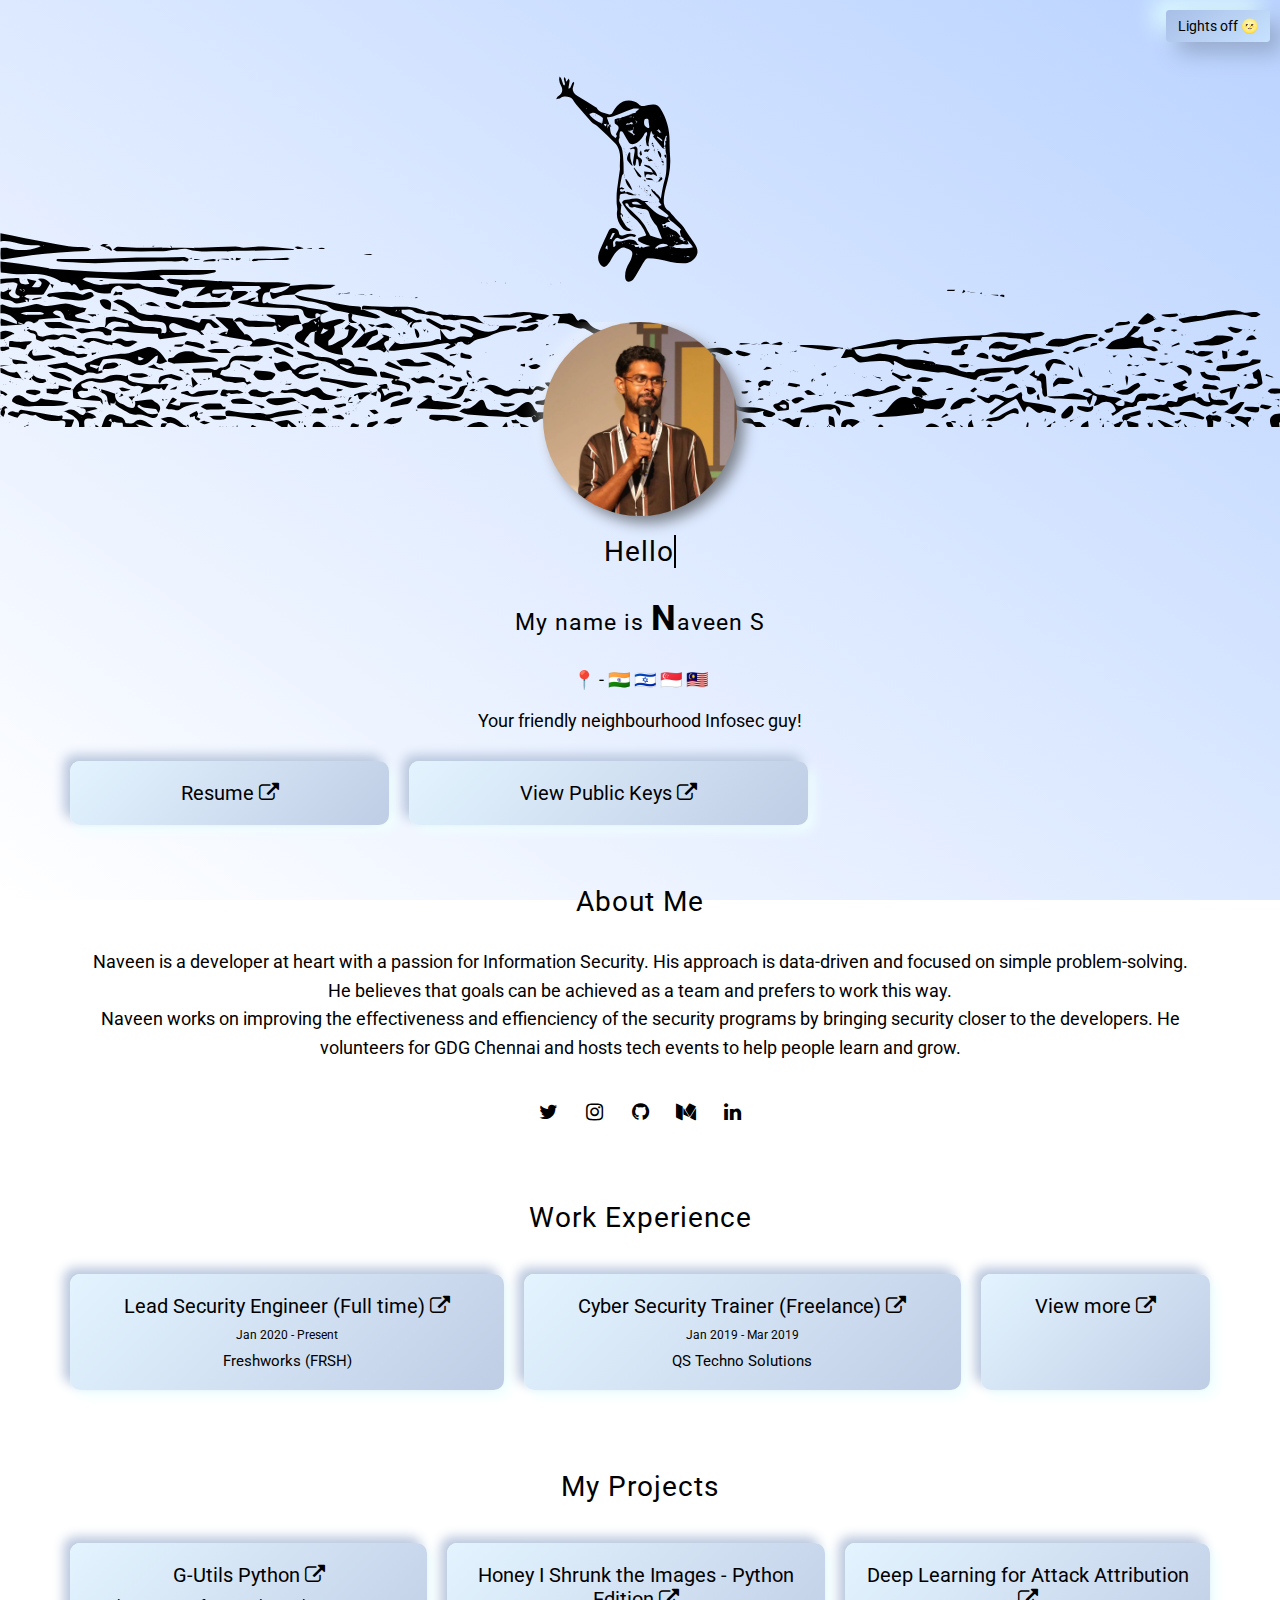
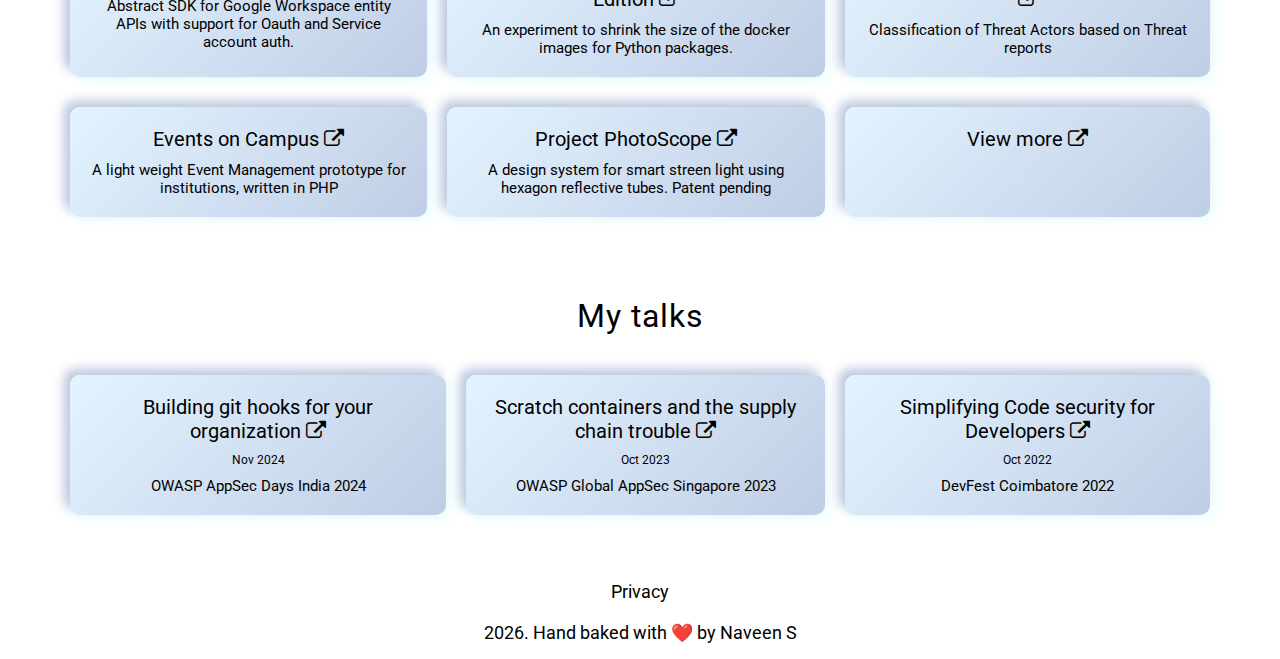
<file: index.html>
<!DOCTYPE HTML>
<html>

<head>
    <title>Naveen's Profile</title>
    <meta name="viewport" content="width=device-width, initial-scale=1">
    <meta charset="utf-8">
    <meta property="og:title" content="Naveen's Profile">
    <meta name="description"
        content="Naveen is a developer at heart and infosec by passion. Security Engineer @ Freshworks and volunteers for GDG and WTM Chennai.">
    <meta property="og:description"
        content="Naveen is a developer at heart and infosec by passion. Security Engineer @ Freshworks and volunteers for GDG and WTM Chennai.">
    <meta property="og:url" content="https://navs.page">
    <meta property="og:locale" content="en">
    <link rel="icon" type="image/x-icon" href="static/images/favicon-light.png" id="faviconTag">
    <link rel="preconnect" href="//ajax.googleapis.com" crossorigin>
    <link rel="preconnect" href="//stackpath.bootstrapcdn.com" crossorigin>
    <link rel="preconnect" href="//maxcdn.bootstrapcdn.com" crossorigin>
    <script defer src="//ajax.googleapis.com/ajax/libs/jquery/3.4.1/jquery.min.js"></script>
    <link href="//stackpath.bootstrapcdn.com/font-awesome/4.7.0/css/font-awesome.min.css" rel="stylesheet"
        integrity="sha384-wvfXpqpZZVQGK6TAh5PVlGOfQNHSoD2xbE+QkPxCAFlNEevoEH3Sl0sibVcOQVnN" crossorigin="anonymous">
    <link rel="stylesheet" href="//maxcdn.bootstrapcdn.com/bootstrap/3.4.1/css/bootstrap.min.css">
    <link href="themes/neodyn/css/master/neodyn.css" rel='stylesheet' type='text/css' />
    <link href="static/styles/grid.css" rel='stylesheet' type='text/css' />
    <link rel="preconnect" href="https://fonts.googleapis.com">
    <link rel="preconnect" href="https://fonts.gstatic.com" crossorigin>
    <link
        href="https://fonts.googleapis.com/css2?family=Roboto:ital,wght@0,100;0,300;0,400;0,500;0,700;0,900;1,100;1,300;1,400;1,500;1,700;1,900&display=swap"
        rel="stylesheet">
    <link rel="manifest" href="manifest.json">
    <script>
        if ("serviceWorker" in navigator) {
            window.addEventListener("load", function () {
                navigator.serviceWorker
                    .register("js/sw-config.js")
                    .then(res => console.log("service worker registered"))
                    .catch(err => console.log("service worker not registered", err));
            });
        }
    </script>
</head>

<body>
    <section class="main-section">
        <div id="banner" class="banner"></div>
        <button style="z-index:9; position: absolute; right:10px; top: 10px" id="mode-toggler" class="btn">Lights off
            🌝</button>
        <div class="container">
            <div class="ban-head">
                <img class="my-profile-pic" src="static/images/profile.webp"
                    onerror="this.onerror=null;this.src='static/images/profile-fallback.webp';"
                    alt="Profile picture of Naveen">

                <h2>
                    <div class="typewrite" data-period="2000"
                        data-type='[ "Hello there!", "നമസ്‌കാരം!", "வணக்கம்!", "नमस्ते!", "Bonjour!", "Hola!", "!שלום" ]'>
                        <span class="wrap"></span>
                    </div>
                </h2>
                <h3 class="spaced-title">My name is <span class="name-first-letter">N</span>aveen S</h3>
                <p style="padding-left: 20px; padding-right: 20px; padding-bottom: 20px;">📍 - 🇮🇳 🇮🇱 🇸🇬 🇲🇾</p>
                <p style="padding-left: 20px; padding-right: 20px;">Your friendly neighbourhood Infosec guy!</p>
            </div>

            <div class="quick-links">
                <div class="quick-link-grid">
                    <div class="quick-link-grid-item">
                        <a href="//resume.navs.page" rel="noopener noreferrer" target="_blank">
                            <h5 class="project-title">Resume <i class="fa fa-external-link"></i></h5>
                        </a>
                    </div>
                    <!--
                    <div class="quick-link-grid-item">
                        <a href="status/covid19-vaccination.html" rel="noopener noreferrer" target="_blank">
                            <h5 class="project-title">Covid19 Vaccination Status <i class="fa fa-external-link"></i></h5>
                        </a>
                    </div>
                    -->
                    <div class="quick-link-grid-item">
                        <a href="keys" rel="noopener noreferrer" target="_blank">
                            <h5 class="project-title">View Public Keys <i class="fa fa-external-link"></i></h5>
                        </a>
                    </div>
                </div>
            </div>

            <div class="about-me">
                <h3 class="spaced-title">About Me</h3>
                <p style="padding-left: 20px; padding-right: 20px; line-height: 1.6;">
                    Naveen is a developer at heart with a passion for Information Security. His approach is data-driven
                    and focused on simple problem-solving. He believes that goals can be achieved as a team and prefers
                    to work this way.
                    <br />
                    Naveen works on improving the effectiveness and effienciency of the security programs by bringing
                    security closer to the developers. He volunteers for GDG Chennai and hosts tech events to help
                    people learn and grow.
                </p>
            </div>

            <div class="agileinfo-social-grids">
                <ul>
                    <li><a href="//twitter.com/nav_s15" rel="noopener noreferrer" target="_blank"><i
                                class="fa fa-twitter" aria-hidden="true"></i></a></li>
                    <li><a href="//instagram.com/nav_s15" rel="noopener noreferrer" target="_blank"><i
                                class="fa fa-instagram" aria-hidden="true"></i></a></li>
                    <li><a href="//github.com/navhits" rel="noopener noreferrer" target="_blank"><i class="fa fa-github"
                                aria-hidden="true"></i></a></li>
                    <li><a href="//naveen-s.medium.com" rel="noopener noreferrer" target="_blank"><i
                                class="fa fa-medium" aria-hidden="true"></i></a></li>
                    <li><a href="//linkedin.com/in/naveen-s" rel="noopener noreferrer" target="_blank"><i
                                class="fa fa-linkedin" aria-hidden="true"></i></a></li>
                </ul>
            </div>

            <div id="workexperience">
                <h2 class="spaced-title">Work Experience</h2>
                <div class="grid-container">
                    <div class="grid-item">
                        <a href="//freshworks.com" rel="noopener noreferrer" target="_blank">
                            <h5 class="project-title">Lead Security Engineer (Full time) <i
                                    class="fa fa-external-link"></i></h5>
                        </a>
                        <p>Jan 2020 - Present</p>
                        <h6>Freshworks (<a href="https://www.nasdaq.com/market-activity/stocks/frsh"
                                rel="noopener noreferrer" target="_blank">FRSH</a>)</h6>
                    </div>
                    <div class="grid-item">
                        <a href="//linkedin.com/in/qstechno-solutions-3a552a198/" rel="noopener noreferrer"
                            target="_blank">
                            <h5 class="project-title">Cyber Security Trainer (Freelance) <i
                                    class="fa fa-external-link"></i></h5>
                        </a>
                        <p>Jan 2019 - Mar 2019</p>
                        <h6>QS Techno Solutions</h6>
                    </div>
                    <div class="grid-item">
                        <a href="//linkedin.com/in/naveen-s/#experience-section" rel="noopener noreferrer"
                            target="_blank">
                            <h5 class="project-title">View more <i class="fa fa-external-link"></i></h5>
                        </a>
                    </div>

                </div>
            </div>

            <div class="my-projects">
                <h3 class="spaced-title">My Projects</h3>
                <div class="grid-container">
                    <div class="grid-item">
                        <a href="//github.com/navhits/gutils-python" rel="noopener noreferrer" target="_blank">
                            <h5 class="project-title">G-Utils Python <i class="fa fa-external-link"></i></h5>
                        </a>
                        <h6>Abstract SDK for Google Workspace entity APIs with support for Oauth and Service account
                            auth.</h6>
                    </div>
                    <div class="grid-item">
                        <a href="//github.com/navhits/honey-i-shrunk-the-images-py" rel="noopener noreferrer"
                            target="_blank">
                            <h5 class="project-title">Honey I Shrunk the Images - Python Edition <i
                                    class="fa fa-external-link"></i></h5>
                        </a>
                        <h6>An experiment to shrink the size of the docker images for Python packages.</h6>
                    </div>
                    <div class="grid-item">
                        <a href="//ieeexplore.ieee.org/document/9315219" rel="noopener noreferrer" target="_blank">
                            <h5 class="project-title">Deep Learning for Attack Attribution <i
                                    class="fa fa-external-link"></i></h5>
                        </a>
                        <h6>Classification of Threat Actors based on Threat reports</h6>
                    </div>
                    <div class="grid-item">
                        <a href="//github.com/navhits/EventsOnCampus" rel="noopener noreferrer" target="_blank">
                            <h5 class="project-title">Events on Campus <i class="fa fa-external-link"></i></h5>
                        </a>
                        <h6>A light weight Event Management prototype for institutions, written in PHP</h6>
                    </div>
                    <div class="grid-item">
                        <a href="#" rel="noopener noreferrer" target="_blank">
                            <h5 class="project-title">Project PhotoScope <i class="fa fa-external-link"></i></h5>
                        </a>
                        <h6>A design system for smart streen light using hexagon reflective tubes. Patent pending</h6>
                    </div>
                    <div class="grid-item">
                        <a href="//github.com/navhits?tab=repositories&q=&type=source&language=&sort="
                            rel="noopener noreferrer" target="_blank">
                            <h5 class="project-title">View more <i class="fa fa-external-link"></i></h5>
                        </a>
                    </div>
                </div>
            </div>

            <div id="my-talks">
                <h2 class="spaced-title">My talks</h2>
                <div class="grid-container">
                    <div class="grid-item">
                        <a href="//docs.google.com/presentation/d/e/2PACX-1vT_QzX_LFkqSEbjW_ylveaOLRFzBCfWr8eu6EI1qaVN_e3tWDZRZDCFZTGsR7wuHlqjRRcptTT9y9Pd/pub?start=false&loop=false&delayms=3000"
                            rel="noopener noreferrer" target="_blank">
                            <h5 class="project-title">Building git hooks for your organization <i
                                    class="fa fa-external-link"></i></h5>
                        </a>
                        <p>Nov 2024</p>
                        <h6>OWASP AppSec Days India 2024</h6>
                    </div>

                    <div class="grid-item">
                        <a href="//youtube.com/watch?v=-vWe_XheGlw"
                            rel="noopener noreferrer" target="_blank">
                            <h5 class="project-title">Scratch containers and the supply chain trouble <i class="fa fa-external-link"></i></h5>
                        </a>
                        <p>Oct 2023</p>
                        <h6>OWASP Global AppSec Singapore 2023</h6>
                    </div>

                    <div class="grid-item">
                        <a href="//docs.google.com/presentation/d/e/2PACX-1vT_QzX_LFkqSEbjW_ylveaOLRFzBCfWr8eu6EI1qaVN_e3tWDZRZDCFZTGsR7wuHlqjRRcptTT9y9Pd/pub?start=false&loop=false&delayms=3000"
                            rel="noopener noreferrer" target="_blank">
                            <h5 class="project-title">Simplifying Code security for Developers <i class="fa fa-external-link"></i></h5>
                        </a>
                        <p>Oct 2022</p>
                        <h6>DevFest Coimbatore 2022</h6>
                    </div>
                </div>
            </div>

        </div>
    </section>
    <section class="footer">
        <p style="padding: 0 0 20px 0"><a href="/privacy" rel="noopener noreferrer" target="_blank">Privacy</a>
        </p>
        <p class="footer-text" id="footer-text"></p>

    </section>
    <script defer src="//maxcdn.bootstrapcdn.com/bootstrap/3.4.1/js/bootstrap.min.js"></script>
    <script defer src="static/js/type.js"></script>
    <script defer src="js/main.js"></script>
    <script src="themes/neodyn/js/neodyn.js"></script>
    <script defer>
        var options = {
            light: "themes/neodyn/css/variants/neodyn-light.css",
            dark: "themes/neodyn/css/variants/neodyn-dark.css"
        };
        var DarkMode = new DarkMode(options);
        var ModeToggler = document.getElementById('mode-toggler')
        var imgElement = document.getElementById('banner');
        changeTogglerText()

        ModeToggler.onclick = function () {
            DarkMode.toggleMode()
            changeTogglerText()

        }

        function changeTogglerText() {
            var currentMode = DarkMode.getMode()
            console.log(currentMode + " mode enabled")
            const faviconTag = document.getElementById("faviconTag");
            faviconTag.href = currentMode === 'light' ? 'static/images/favicon-light.png' : 'static/images/favicon-dark.png'
            ModeToggler.textContent = currentMode === 'light' ? 'Lights off 🌝' : 'Lights on 🌚'
        }

        var footer_text = document.getElementById("footer-text")
        var year = new Date().getFullYear()
        footer_text.innerText = year + ". Hand baked with ❤️ by Naveen S"


    </script>
    <script src="https://challenges.cloudflare.com/turnstile/v0/api.js" async defer></script>
</body>

</html>
</file>
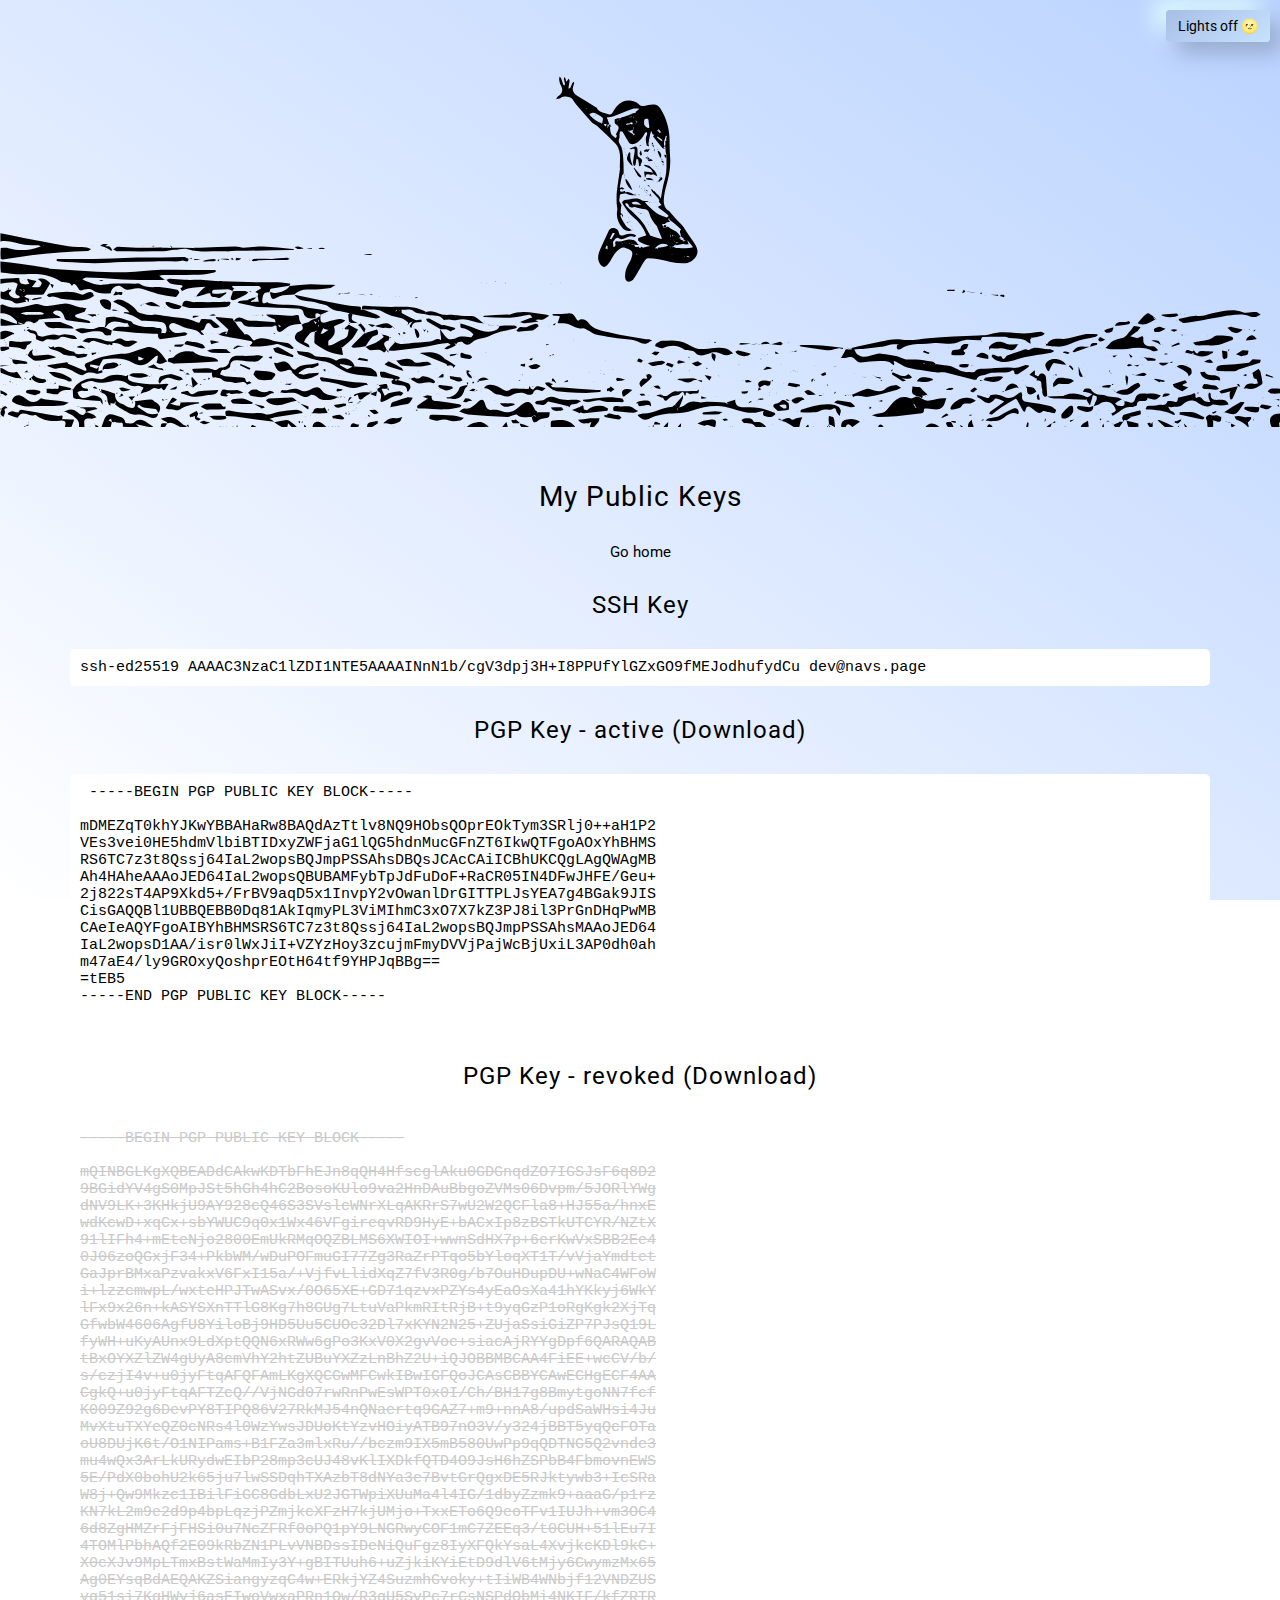
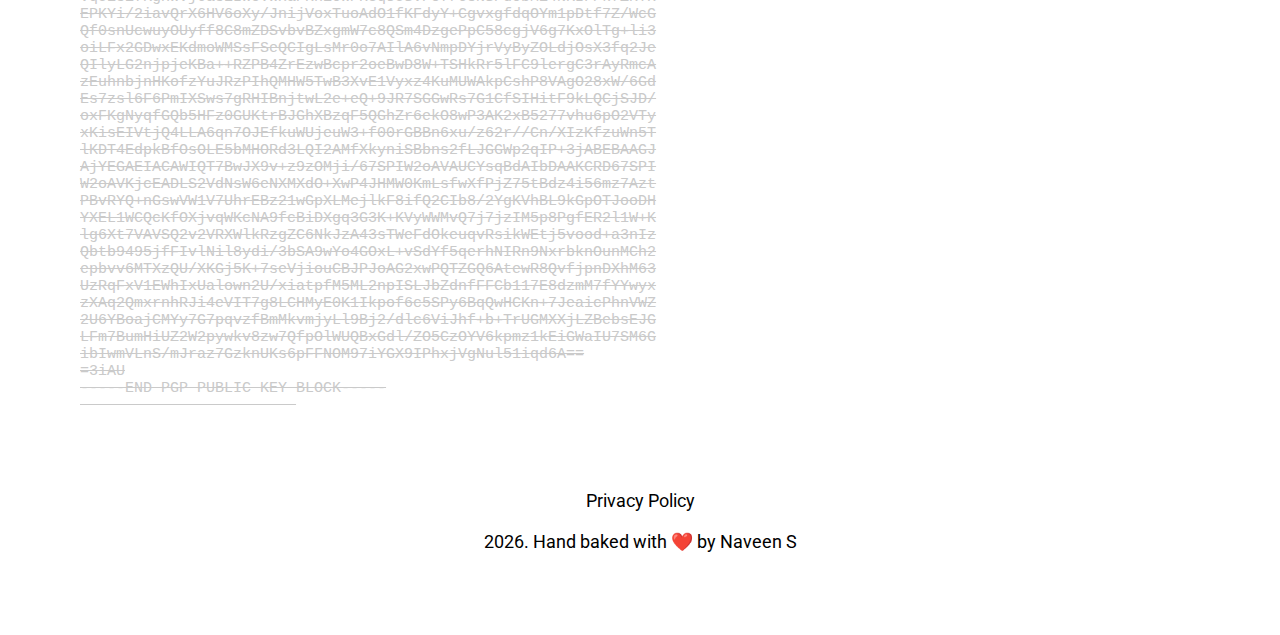
<file: keys.html>
<!DOCTYPE HTML>
<html>

<head>
    <title>Naveen's Public Keys</title>
    <meta name="viewport" content="width=device-width, initial-scale=1">
    <meta charset="utf-8">
    <meta property="og:title" content="Naveen's Public Keys">
    <meta name="description"
        content="This page lists all valid public keys of mine">
    <meta property="og:description"
        content="This page lists all valid public keys of mine">
    <meta property="og:url" content="https://navs.page">
    <meta property="og:locale" content="en">
    <link rel="icon" type="image/x-icon" href="static/images/favicon-light.png" id="faviconTag">
    <link rel="preconnect" href="//ajax.googleapis.com" crossorigin>
    <link rel="preconnect" href="//stackpath.bootstrapcdn.com" crossorigin>
    <link rel="preconnect" href="//maxcdn.bootstrapcdn.com" crossorigin>
    <script defer src="//ajax.googleapis.com/ajax/libs/jquery/3.4.1/jquery.min.js"></script>
    <link href="//stackpath.bootstrapcdn.com/font-awesome/4.7.0/css/font-awesome.min.css" rel="stylesheet"
        integrity="sha384-wvfXpqpZZVQGK6TAh5PVlGOfQNHSoD2xbE+QkPxCAFlNEevoEH3Sl0sibVcOQVnN" crossorigin="anonymous">
    <link rel="stylesheet" href="//maxcdn.bootstrapcdn.com/bootstrap/3.4.1/css/bootstrap.min.css">
    <link href="themes/neodyn/css/master/neodyn.css" rel='stylesheet' type='text/css' />
    <link href="static/styles/grid.css" rel='stylesheet' type='text/css' />
    <link rel="preconnect" href="https://fonts.googleapis.com">
    <link rel="preconnect" href="https://fonts.gstatic.com" crossorigin>
    <link
        href="https://fonts.googleapis.com/css2?family=Roboto:ital,wght@0,100;0,300;0,400;0,500;0,700;0,900;1,100;1,300;1,400;1,500;1,700;1,900&display=swap"
        rel="stylesheet">
    <link rel="manifest" href="manifest.json">
    <script>
        if ("serviceWorker" in navigator) {
            window.addEventListener("load", function () {
                navigator.serviceWorker
                    .register("js/sw-config.js")
                    .then(res => console.log("service worker registered"))
                    .catch(err => console.log("service worker not registered", err));
            });
        }
    </script>
</head>

<body>
    <section class="main-section">
        <div id="banner" class="banner-oth"></div>
        <button style="z-index:9; position: absolute; right:10px; top: 10px" id="mode-toggler" class="btn">Lights off
            🌝</button>
        <div class="container">
            <div class="my-keys">
                <h3 class="spaced-title">My Public Keys</h3>
                <p style="padding-left: 20px; padding-right: 20px; padding-bottom: 20px; text-align: center;"><a href="/">Go home</a></p>
                <div class="keys-grid">
                    <h4>SSH Key</h4>
                    <div class="keys">
                        <p>ssh-ed25519 AAAAC3NzaC1lZDI1NTE5AAAAINnN1b/cgV3dpj3H+I8PPUfYlGZxGO9fMEJodhufydCu dev@navs.page</p>
                    </div>
                    <h4>PGP Key - active (<a href="static/files/naveen-s.asc" download="GPG Public key of Naveen S <reachme@navs.page>">Download</a>)</h4>
                    <div class="keys-block">
                        <pre>
 -----BEGIN PGP PUBLIC KEY BLOCK-----

mDMEZqT0khYJKwYBBAHaRw8BAQdAzTtlv8NQ9HObsQOprEOkTym3SRlj0++aH1P2
VEs3vei0HE5hdmVlbiBTIDxyZWFjaG1lQG5hdnMucGFnZT6IkwQTFgoAOxYhBHMS
RS6TC7z3t8Qssj64IaL2wopsBQJmpPSSAhsDBQsJCAcCAiICBhUKCQgLAgQWAgMB
Ah4HAheAAAoJED64IaL2wopsQBUBAMFybTpJdFuDoF+RaCR05IN4DFwJHFE/Geu+
2j822sT4AP9Xkd5+/FrBV9aqD5x1InvpY2vOwanlDrGITTPLJsYEA7g4BGak9JIS
CisGAQQBl1UBBQEBB0Dq81AkIqmyPL3ViMIhmC3xO7X7kZ3PJ8il3PrGnDHqPwMB
CAeIeAQYFgoAIBYhBHMSRS6TC7z3t8Qssj64IaL2wopsBQJmpPSSAhsMAAoJED64
IaL2wopsD1AA/isr0lWxJiI+VZYzHoy3zcujmFmyDVVjPajWcBjUxiL3AP0dh0ah
m47aE4/ly9GROxyQoshprEOtH64tf9YHPJqBBg==
=tEB5
-----END PGP PUBLIC KEY BLOCK-----
                        </pre>
                    </div>
                    <h4>PGP Key - revoked (<a href="static/files/BF5300014D3065EEC29F2601CAA27ACDC1C3C4C2.revocation.asc" download="Revocation cert for 5B6A0054 GPG public key of Naveen S <reachme@navs.page>">Download</a>)</h4>
                    <div class="keys-block">
                        <pre style="text-decoration: line-through;color: #cacaca;">
-----BEGIN PGP PUBLIC KEY BLOCK-----

mQINBGLKgXQBEADdCAkwKDTbFhEJn8qQH4HfscglAku0GDGnqdZO7IGSJsF6q8D2
9BGidYV4gS0MpJSt5hGh4hC2BosoKUlo9va2HnDAuBbgoZVMs06Dvpm/5JORlYWg
dNV9LK+3KHkjU9AY928cQ46S3SVslcWNrXLqAKRrS7wU2W2QCFla8+HJ55a/hnxE
wdKcwD+xqCx+sbYWUC9q0x1Wx46VFgireqvRD9HyE+bACxIp8zBSTkUTCYR/NZtX
91lIFh4+mEteNjo2800EmUkRMqOQZBLMS6XWIOI+wwnSdHX7p+6erKwVxSBB2Ee4
0J06zoQGxjF34+PkbWM/wDuPOFmuGI77Zg3RaZrPTqo5bYloqXT1T/vVjaYmdtet
GaJprBMxaPzvakxV6FxI15a/+VjfvLlidXqZ7fV3R0g/b7OuHDupDU+wNaC4WFoW
i+lzzcmwpL/wxteHPJTwASvx/0O65XE+GD71qzvxPZYs4yEaOsXa41hYKkyj6WkY
lFx9x26n+kASYSXnTTlG8Kg7h8GUg7LtuVaPkmRItRjB+t9yqGzP1oRgKgk2XjTq
GfwbW4606AgfU8YiloBj9HD5Uu5CUOc32Dl7xKYN2N25+ZUjaSsiGiZP7PJsQ19L
fyWH+uKyAUnx9LdXptQQN6xRWw6gPo3KxV0X2gvVoc+siacAjRYYgDpf6QARAQAB
tBxOYXZlZW4gUyA8cmVhY2htZUBuYXZzLnBhZ2U+iQJOBBMBCAA4FiEE+wcCV/b/
s/czjI4v+u0jyFtqAFQFAmLKgXQCGwMFCwkIBwIGFQoJCAsCBBYCAwECHgECF4AA
CgkQ+u0jyFtqAFTZcQ//VjNGd07rwRnPwEsWPT0x0I/Ch/BH17g8BmytgoNN7fcf
K009Z92g6DevPY8TIPQ86V27RkMJ54nQNaertq9GAZ7+m9+nnA8/updSaWHsi4Ju
MvXtuTXYeQZ0cNRs4l0WzYwsJDUoKtYzvHOiyATB97nO3V/y324jBBT5yqQcFOTa
oU8DUjK6t/O1NIPams+B1FZa3mlxRu//bczm9IX5mB580UwPp9qQDTNG5Q2vnde3
mu4wQx3ArLkURydwEIbP28mp3cUJ48vKlIXDkfQTD4O9JsH6hZSPbB4FbmovnEWS
5E/PdX0bohU2k65ju7lwSSDqhTXAzbT8dNYa3e7BvtGrQgxDE5RJktywb3+IcSRa
W8j+Qw9Mkzc1IBilFiGC8GdbLxU2JGTWpiXUuMa4l4IG/1dbyZzmk9+aaaG/p1rz
KN7kL2m9e2d9p4bpLqzjPZmjkcXFzH7kjUMjo+TxxETo6Q9eoTFv1IUJh+vm3OC4
6d8ZgHMZrFjFHSi0u7NcZFRf0oPQ1pY9LNGRwyCOF1mC7ZEEq3/t0CUH+51lEu7I
4TOMlPbhAQf2E09kRbZN1PLvVNBDssIDeNiQuFgz8IyXFQkYsaL4XvjkcKDl9kC+
X0cXJv9MpLTmxBstWaMmIy3Y+gBITUuh6+uZjkiKYiEtD9dlV6tMjy6CwymzMx65
Ag0EYsqBdAEQAKZSiangyzqC4w+ERkjYZ4SuzmhGvoky+tIiWB4WNbjf12VNDZUS
vq51si7KgHWvj6asEIwoVwxaPRn1Ow/R3qU5SvPc7rCsNSPdObMi4NKIF/kfZRTR
EPKYi/2iavQrX6HV6oXy/JnijVoxTuoAdO1fKFdyY+CgvxgfdqOYm1pDtf7Z/WcG
Qf0snUcwuyOUyff8C8mZDSvbvBZxgmW7c8QSm4DzgePpC58cgjV6g7KxOlTg+li3
oiLFx2GDwxEKdmoWMSsFSeQCIgLsMr0o7AIlA6vNmpDYjrVyByZOLdjOsX3fq2Je
QIlyLG2njpjeKBa++RZPB4ZrEzwBcpr2oeBwD8W+TSHkRr5lFC9lergC3rAyRmcA
zEuhnbjnHKofzYuJRzPIhQMHW5TwB3XvE1Vyxz4KuMUWAkpCshP8VAgO28xW/6Gd
Es7zsl6F6PmIXSws7gRHIBnjtwL2e+eQ+9JR7SGGwRs7G1CfSIHitF9kLQCjSJD/
oxFKgNyqfGQb5HFz0GUKtrBJGhXBzqF5QGhZr6ekO8wP3AK2xB5277vhu6pO2VTy
xKisEIVtjQ4LLA6qn7OJEfkuWUjeuW3+f00rGBBn6xu/z62r//Cn/XIzKfzuWn5T
lKDT4EdpkBfOsOLE5bMHORd3LQI2AMfXkyniSBbns2fLJGGWp2qIP+3jABEBAAGJ
AjYEGAEIACAWIQT7BwJX9v+z9zOMji/67SPIW2oAVAUCYsqBdAIbDAAKCRD67SPI
W2oAVKjcEADLS2VdNsW6eNXMXdO+XwP4JHMW0KmLsfwXfPjZ75tBdz4i56mz7Azt
PBvRYQ+nGswVW1V7UhrEBz21wGpXLMejlkF8ifQ2CIb8/2YgKVhBL9kGpOTJooDH
YXEL1WCQcKfOXjvqWKcNA9fcBiDXgq3G3K+KVyWWMvQ7j7jzIM5p8PgfER2l1W+K
lg6Xt7VAVSQ2v2VRXWlkRzgZC6NkJzA43sTWeFdOkeuqvRsikWEtj5vood+a3nIz
Qbtb9495jfFIvlNil8ydi/3bSA9wYo4GOxL+vSdYf5qerhNIRn9NxrbknOunMCh2
epbvv6MTXzQU/XKGj5K+7seVjiouCBJPJoAG2xwPQTZGQ6AtewR8QvfjpnDXhM63
UzRqFxV1EWhIxUalown2U/xiatpfM5ML2npISLJbZdnfFFCb117E8dzmM7fYYwyx
zXAq2QmxrnhRJi4eVIT7g8LCHMyE0K1Ikpof6c5SPy6BqQwHCKn+7JeaicPhnVWZ
2U6YBoajCMYy7G7pqvzfBmMkvmjyLl9Bj2/dlc6ViJhf+b+TrUGMXXjLZBebsEJG
LFm7BumHiUZ2W2pywkv8zw7QfpOlWUQBxGdl/ZO5CzOYV6kpmz1kEiGWaIU7SM6G
ibIwmVLnS/mJraz7GzknUKs6pFFNOM97iYGX9IPhxjVgNul51iqd6A==
=3iAU
-----END PGP PUBLIC KEY BLOCK-----
                        </pre>
                    </div>
                </div>
            </div>
        </div>
    </section>
    <section class="footer">
        <p style="padding: 0 0 20px 0"><a href="/privacy" rel="noopener noreferrer" target="_blank">Privacy Policy</a>
        </p>
        <p class="footer-text" id="footer-text"></p>

    </section>
    <script defer src="//maxcdn.bootstrapcdn.com/bootstrap/3.4.1/js/bootstrap.min.js"></script>
    <script defer src="static/js/type.js"></script>
    <script defer src="js/main.js"></script>
    <script src="themes/neodyn/js/neodyn.js"></script>
    <script defer>
         var options = {
                light: "themes/neodyn/css/variants/neodyn-light.css",
                dark: "themes/neodyn/css/variants/neodyn-dark.css"
            };
            var DarkMode = new DarkMode(options);
            var ModeToggler = document.getElementById('mode-toggler')
            var imgElement = document.getElementById('banner');
            changeTogglerText()

            ModeToggler.onclick = function () {
                DarkMode.toggleMode()
                changeTogglerText()
                
            }

            function changeTogglerText() {
                var currentMode = DarkMode.getMode()
                console.log(currentMode+" mode enabled")
                const faviconTag = document.getElementById("faviconTag");
                faviconTag.href = currentMode === 'light' ? 'static/images/favicon-light.png' : 'static/images/favicon-dark.png' 
                ModeToggler.textContent = currentMode === 'light' ? 'Lights off 🌝' : 'Lights on 🌚'
            }

            var footer_text = document.getElementById("footer-text")
            var year = new Date().getFullYear()
            footer_text.innerText = year+". Hand baked with ❤️ by Naveen S"

            
    </script>
    <script src="https://challenges.cloudflare.com/turnstile/v0/api.js" async defer></script>
</body>

</html>
</file>
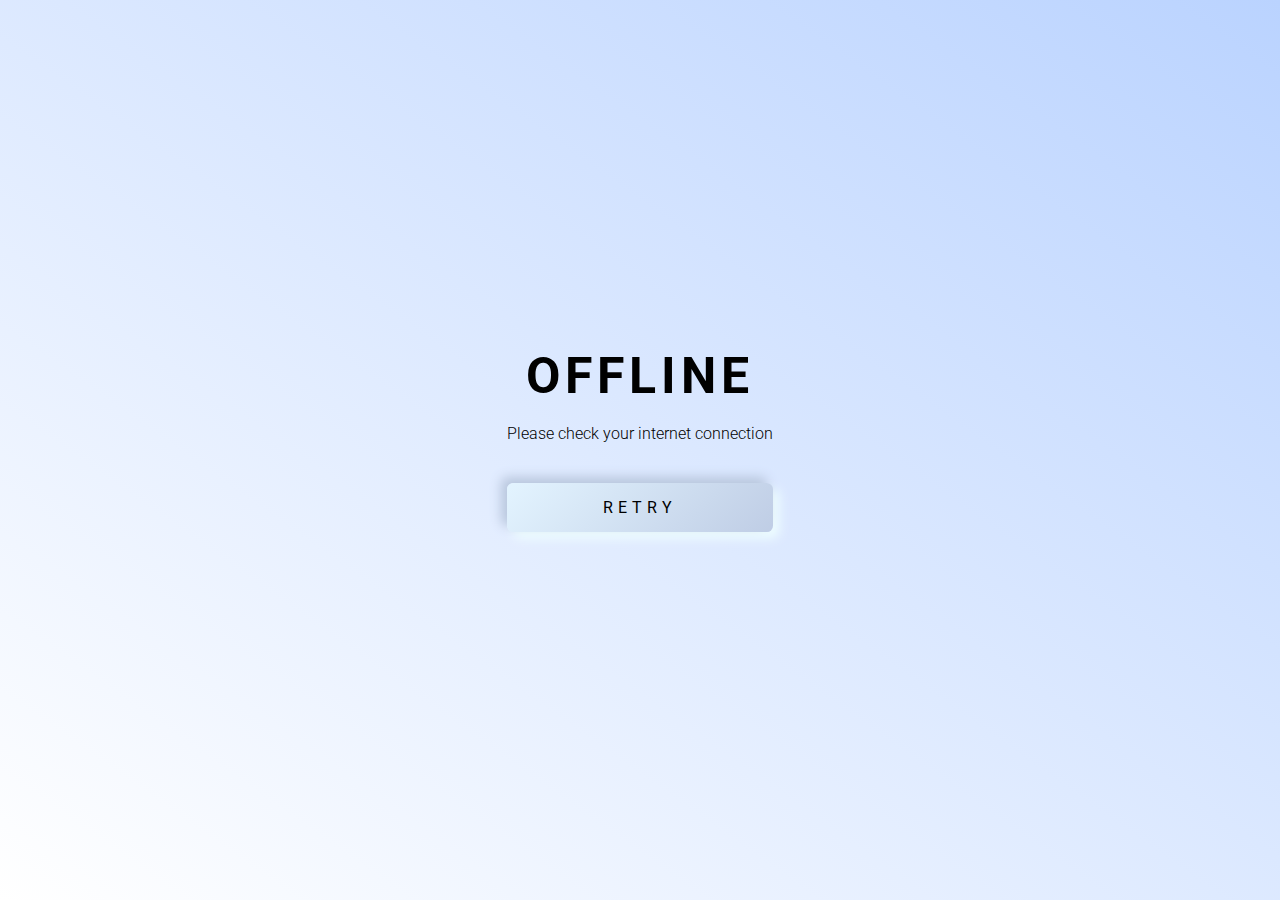
<file: offline.html>
<!DOCTYPE HTML>
<html>

<head>
    <title>Naveen's Profile</title>
    <meta name="viewport" content="width=device-width, initial-scale=1">
    <meta charset="utf-8">
    <meta property="og:title" content="Naveen's Profile">
    <meta name="description"
        content="Naveen is a developer at heart and infosec by passion. Security Engineer @ Freshworks and volunteers for GDG and WTM Chennai.">
    <meta property="og:description"
        content="Naveen is a developer at heart and infosec by passion. Security Engineer @ Freshworks and volunteers for GDG and WTM Chennai.">
    <meta property="og:url" content="https://navs.page">
    <meta property="og:locale" content="en">
    <link rel="icon" type="image/x-icon" href="static/images/favicon-light.png" id="faviconTag">

    <link href="themes/neodyn/css/master/neodyn.css" rel='stylesheet' type='text/css' />
    <link
        href="https://fonts.googleapis.com/css2?family=Roboto:ital,wght@0,100;0,300;0,400;0,500;0,700;0,900;1,100;1,300;1,400;1,500;1,700;1,900&display=swap"
        rel="stylesheet">
    <link rel="manifest" href="manifest.json">
    <script>
        if ("serviceWorker" in navigator) {
            window.addEventListener("load", function () {
                navigator.serviceWorker
                    .register("js/sw-config.js")
                    .then(res => console.log("service worker registered"))
                    .catch(err => console.log("service worker not registered", err));
            });
        }
    </script>
</head>

<body>
    <div class="offline">
        <h1>OFFLINE</h1>
        <h4>Please check your internet connection</h4>
    
        <a href="." class="button">RETRY</a>
    </div>

    <script src="themes/neodyn/js/neodyn.js"></script>
    <script defer>
        var options = {
            light: "themes/neodyn/css/variants/neodyn-light.css",
            dark: "themes/neodyn/css/variants/neodyn-dark.css"
        };
        new DarkMode(options);
    </script>
    <script src="https://challenges.cloudflare.com/turnstile/v0/api.js" async defer></script>
</body>

</html>
</file>
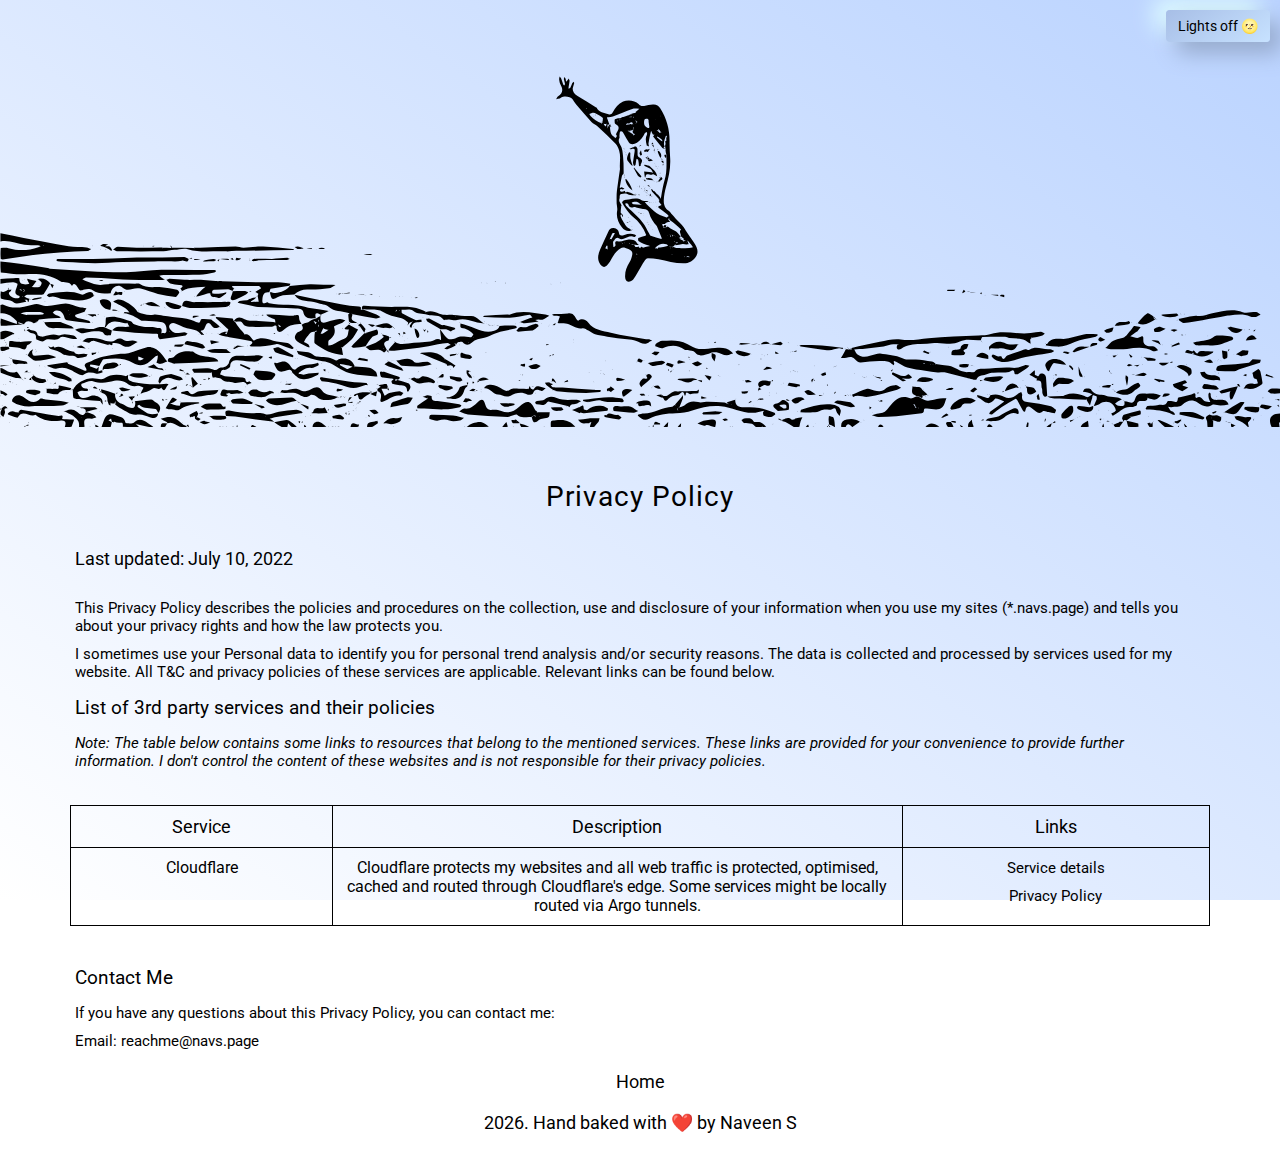
<file: privacy.html>
<!DOCTYPE HTML>
<html>

<head>
    <title>Naveen's Privacy Page</title>
    <meta name="viewport" content="width=device-width, initial-scale=1">
    <meta charset="utf-8">
    <meta property="og:title" content="Naveen's Public Keys">
    <meta name="description" content="This page lists all valid public keys of mine">
    <meta property="og:description" content="This page lists all valid public keys of mine">
    <meta property="og:url" content="https://navs.page">
    <meta property="og:locale" content="en">
    <link rel="icon" type="image/x-icon" href="static/images/favicon-light.png" id="faviconTag">
    <link rel="preconnect" href="//ajax.googleapis.com" crossorigin>
    <link rel="preconnect" href="//stackpath.bootstrapcdn.com" crossorigin>
    <link rel="preconnect" href="//maxcdn.bootstrapcdn.com" crossorigin>
    <script defer src="//ajax.googleapis.com/ajax/libs/jquery/3.4.1/jquery.min.js"></script>
    <link href="//stackpath.bootstrapcdn.com/font-awesome/4.7.0/css/font-awesome.min.css" rel="stylesheet"
        integrity="sha384-wvfXpqpZZVQGK6TAh5PVlGOfQNHSoD2xbE+QkPxCAFlNEevoEH3Sl0sibVcOQVnN" crossorigin="anonymous">
    <link rel="stylesheet" href="//maxcdn.bootstrapcdn.com/bootstrap/3.4.1/css/bootstrap.min.css">
    <link href="themes/neodyn/css/master/neodyn.css" rel='stylesheet' type='text/css' />
    <link href="static/styles/grid.css" rel='stylesheet' type='text/css' />
    <link rel="preconnect" href="https://fonts.googleapis.com">
    <link rel="preconnect" href="https://fonts.gstatic.com" crossorigin>
    <link
        href="https://fonts.googleapis.com/css2?family=Roboto:ital,wght@0,100;0,300;0,400;0,500;0,700;0,900;1,100;1,300;1,400;1,500;1,700;1,900&display=swap"
        rel="stylesheet">
    <link rel="manifest" href="manifest.json">
    <script>
        if ("serviceWorker" in navigator) {
            window.addEventListener("load", function () {
                navigator.serviceWorker
                    .register("js/sw-config.js")
                    .then(res => console.log("service worker registered"))
                    .catch(err => console.log("service worker not registered", err));
            });
        }
    </script>
</head>

<body>
    <section class="main-section">
        <div id="banner" class="banner-oth"></div>
        <button style="z-index:9; position: absolute; right:10px; top: 10px" id="mode-toggler" class="btn">Lights off
            🌝</button>
        <div class="container">
            <div class="privacy-content">
                <h3 class="spaced-title">Privacy Policy</h3>
                <h6>Last updated: July 10, 2022</h6>
                <div class="privacy">
                    <p>This Privacy Policy describes the policies and procedures on the collection, use and disclosure
                        of your information
                        when you use my sites (*.navs.page) and tells you about your privacy rights and how the law protects you.
                    </p>
                    <p>I sometimes use your Personal data to identify you for personal trend analysis and/or security
                        reasons. The data is
                        collected and processed by services used for my website. All T&C and privacy policies of these
                        services are applicable. Relevant links can be found below.
                    </p>

                    <h1>List of 3rd party services and their policies</h1>
                    <p style="font-style:italic">Note: The table below contains some links to resources that belong to the mentioned services. These links are
                        provided for your convenience to provide
                        further information. I don't control the content of these websites and is not responsible for
                        their privacy policies.
                    </p>

                    <table style="width:100%">
                        <tr>
                            <th>Service</th>
                            <th>Description</th>
                            <th>Links</th>
                        </tr>
                        <tr>
                            <td style="padding:10px">Cloudflare</td>
                            <td style="width:50%; padding:10px">Cloudflare protects my websites and all web traffic is
                                protected,
                                optimised,
                                cached and routed through Cloudflare's edge. Some services might be locally routed via
                                Argo tunnels.
                            </td>
                            <td>
                                <ul>
                                    <li><a href="//www.cloudflare.com/">Service details</li>
                                    <li><a href="//www.cloudflare.com/privacypolicy/">Privacy Policy</li>
                                </ul>
                            </td>
                        </tr>

                    </table>

                    <h1>Contact Me</h1>
                    <p>If you have any questions about this Privacy Policy, you can contact me:</p>
                    <ul>
                        <li>Email: <a href="mailto:reachme@navs.page">reachme@navs.page</a></li>
                    </ul>

                </div>

            </div>
        </div>
    </section>
    <section class="footer">
        <p style="padding: 0 0 20px 0"><a href="/" rel="noopener noreferrer" target="_blank">Home</a>
        </p>
        <p class="footer-text" id="footer-text"></p>
    
    </section>
    <script defer src="//maxcdn.bootstrapcdn.com/bootstrap/3.4.1/js/bootstrap.min.js"></script>
    <script defer src="static/js/type.js"></script>
    <script defer src="js/main.js"></script>
    <script src="themes/neodyn/js/neodyn.js"></script>
    <script defer>
        var options = {
            light: "themes/neodyn/css/variants/neodyn-light.css",
            dark: "themes/neodyn/css/variants/neodyn-dark.css"
        };
        var DarkMode = new DarkMode(options);
        var ModeToggler = document.getElementById('mode-toggler')
        var imgElement = document.getElementById('banner');
        changeTogglerText()

        ModeToggler.onclick = function () {
            DarkMode.toggleMode()
            changeTogglerText()

        }

        function changeTogglerText() {
            var currentMode = DarkMode.getMode()
            console.log(currentMode + " mode enabled")
            const faviconTag = document.getElementById("faviconTag");
            faviconTag.href = currentMode === 'light' ? 'static/images/favicon-light.png' : 'static/images/favicon-dark.png'
            ModeToggler.textContent = currentMode === 'light' ? 'Lights off 🌝' : 'Lights on 🌚'
        }

        var footer_text = document.getElementById("footer-text")
        var year = new Date().getFullYear()
        footer_text.innerText = year + ". Hand baked with ❤️ by Naveen S"


    </script>
</body>

</html>
</file>
<file: static/styles/grid.css>
.grid-container {
  display: grid;
  gap: 30px 20px;
  grid-template-columns: auto auto auto;
  padding: 10px 0 50px 0;

}

.keys-grid {
  display: grid;
  gap: 30px 20px;
  grid-template-columns: auto;
  padding: 10px 0 50px 0;

}

.quick-link-grid {
  display: grid;
  gap: 30px 20px;
  grid-template-columns: auto auto auto auto;
  padding: 10px 0 10px 0;

}

.grid-item {
  padding: 20px;
  font-size: 30px;
  text-align: center;
  border-radius: 10px;
}

.quick-link-grid-item {
  padding: 20px;
  font-size: 20px;
  text-align: center;
  border-radius: 10px;
}

.grid-item h5 {
  font-size: 20px;
}

.grid-item h6 {
  padding-top: 10px;
  font-size: 15px;
}

.grid-item p {
  padding-top: 10px;
  font-size: 12px;
}


@media(max-width:768px) {
  .grid-container {
    grid-template-columns: auto auto;
  }

  .quick-link-grid {
    grid-template-columns: auto auto;
  }
}

@media(max-width:500px) {
  .grid-container {
    grid-template-columns: auto;
  }

  .quick-link-grid {
    grid-template-columns: auto;
  }
}

@media(max-width:280px) {
  .grid-item h5, .quick-link-grid-item h5 {
    font-size: 16px;
  }

  .grid-item h6, .quick-link-grid-item h6 {
    font-size: 12px;
  }



  .grid-item p, .quick-link-grid-item p {
    font-size: 10px;
  }
}
</file>
<file: themes/neodyn/css/master/neodyn.css>
/*--reset--*/

html,
body,
div,
span,
applet,
object,
iframe,
h1,
h2,
h3,
h4,
h5,
h6,
p,
blockquote,
pre,
a,
abbr,
acronym,
address,
big,
cite,
code,
del,
dfn,
em,
img,
ins,
kbd,
q,
s,
samp,
small,
strike,
strong,
sub,
sup,
tt,
var,
b,
u,
i,
dl,
dt,
dd,
ol,
nav ul,
nav li,
fieldset,
form,
label,
legend,
table,
caption,
tbody,
tfoot,
thead,
tr,
th,
td,
article,
aside,
canvas,
details,
embed,
figure,
figcaption,
footer,
header,
hgroup,
menu,
nav,
output,
ruby,
section,
summary,
time,
mark,
audio,
video {
	margin: 0;
	padding: 0;
	font-size: 100%;
	font: inherit;
	vertical-align: baseline;
}

article,
aside,
details,
figcaption,
figure,
footer,
header,
hgroup,
menu,
nav,
section {
	display: block;
}

ol,
ul {
	list-style: none;
	margin: 0px;
	padding: 0px;
}

blockquote,
q {
	quotes: none;
}

blockquote:before,
blockquote:after,
q:before,
q:after {
	content: '';
	content: none;
}

.ban-head .name-first-letter {
	font-weight: bold
}

.keys {
	font-family: monospace;
	padding: 5px;
	border-radius: 5px;
	text-align: left;
	overflow-x: scroll;
	white-space: nowrap;
}

.keys-block {
	font-family: monospace;
	padding: 5px;
	border-radius: 5px;
	overflow-x: scroll;
}

.keys-block pre {
	padding: 5px 5px 5px 5px;
	font-size: 15px;
	text-align: left;
}

.privacy {
	overflow-x: hidden;
	margin-top: 20px;
}

.privacy table {
	margin: 30px 0 30px 0;
}

.privacy table tbody tr th {
	text-align: center;
	font-size: 18px;
	padding: 10px;
}


.privacy table tbody tr td li {
	text-align: center;
}

.privacy p {
	padding: 5px 5px 5px 5px;
	font-size: 15px;
	text-align: left;
}

.privacy ul li {
	padding: 5px 5px 5px 5px;
	font-size: 15px;
	text-align: left;
}

.privacy h1 {
	font-size: 1.2em;
	text-align: left;
	padding: 10px 0 10px 5px;
}

.privacy-content h6 {
	font-size: 18px;
	text-align: left;
	padding: 5px 5px 5px 5px;
}

.keys p {
	padding: 5px 5px 5px 5px;
	font-size: 15px;
}

a {
	text-decoration: none;
}

.txt-rt {
	text-align: right;
}

.txt-lt {
	text-align: left;
}

.txt-center {
	text-align: center;
}

.float-rt {
	float: right;
}


/* float right */

.float-lt {
	float: left;
}


/* float left */

.clear {
	clear: both;
}


/* clear float */

.pos-relative {
	position: relative;
}


/* Position Relative */

.pos-absolute {
	position: absolute;
}


/* Position Absolute */

.vertical-base {
	vertical-align: baseline;
}


/* vertical align baseline */

.vertical-top {
	vertical-align: top;
}


/* vertical align top */

nav.vertical ul li {
	display: block;
}


/* vertical menu */

nav.horizontal ul li {
	display: inline-block;
}


/* horizontal menu */

img {
	max-width: 100%;
}


/*--end reset--*/

body {
	font-family: 'Roboto', sans-serif;
	font-size: 100%;
	background-attachment: fixed;
	text-align: center;
	overflow-x: hidden;
}

body a {
	transition: 0.5s all;
	-webkit-transition: 0.5s all;
	-moz-transition: 0.5s all;
	-o-transition: 0.5s all;
	-ms-transition: 0.5s all;
}

/*--banner--*/

.banner,
.banner-oth {
	display: block;
	-moz-box-sizing: border-box;
	box-sizing: border-box;
	height: 850px;
	background-size: 100%;
}

.ban-head {
	overflow-x: hidden;
}

.ban-head h2 {
	font-size: 2.5em;
	letter-spacing: 1px;
}

.ban-head h1 {
	font-size: 4em;
	letter-spacing: 10px;
	font-family: 'Roboto', sans-serif;
}

.ban-head h3 {
	font-size: 1.27em;
	letter-spacing: 1px;
	font-family: 'Roboto', sans-serif;
}

.about-me {
	padding-bottom: 20px;
	overflow-x: hidden;
	margin-top: 20px;
}

.about-me h3,
.my-projects h3,
.my-keys h3,
.privacy-content h3 {
	font-size: 2em;
	letter-spacing: 1px;
	font-family: 'Roboto', sans-serif;
}

.my-keys h4 {
	font-size: 1.5em;
	letter-spacing: 1px;

}

.my-keys p {
	text-align: left;
	font-size: 15px;
}

#workexperience h2,
#my-talks h2 {
	font-size: 2em;
	letter-spacing: 1px;
	font-family: 'Roboto', sans-serif;
}

.spaced-title {
	padding: 30px;
}

.main-section {
	min-height: 100vh;
	display: grid;
}

.my-profile-pic {
	margin-bottom: 25px;
	max-width: 100%;
	border-radius: 50%;
}


/*--//banner--*/


/*-- social-icons --*/

.agileinfo-social-grids {
	z-index: 999;
	text-align: center;
	margin-top: 0;
	padding-bottom: 30px;
}

.agileinfo-social-grids ul {
	padding: 0;
	margin: 0;
}

.agileinfo-social-grids ul li {
	display: inline-block;
	margin: .5em 0;
}

.agileinfo-social-grids ul li a {
	text-align: center;
}

.agileinfo-social-grids ul li a i.fa.fa-twitter,
.agileinfo-social-grids ul li a i.fa.fa-instagram,
.agileinfo-social-grids ul li a i.fa.fa-github,
.agileinfo-social-grids ul li a i.fa.fa-medium,
.agileinfo-social-grids ul li a i.fa.fa-linkedin {
	width: 30px;
	height: 30px;
	margin: 6px;
	font-size: 20px;
	line-height: 27px;
	text-decoration: none;
	text-shadow: none;
	-webkit-transition: 0.3s;
	-moz-transition: 0.3s;
	transition: 0.3s;
	border: 2px solid transparent;
}


/*-- //social-icons --*/

/* -- offline -- */

.offline {
	position: absolute;
	top: 50%;
	left: 50%;
	align-items: center;
	justify-content: center;
	-webkit-transform: translate(-50%, -50%);
	-moz-transform: translate(-50%, -50%);
	-ms-transform: translate(-50%, -50%);
	-o-transform: translate(-50%, -50%);
	transform: translate(-50%, -50%);
	text-align: center;
}

.offline h1 {
	font-weight: bold;
	font-size: 50px;
	letter-spacing: 5px;
	line-height: 1rem;
}

.offline h4 {
	font-weight: 300;
	font-size: 16px;
	padding-top: 40px;
	padding-bottom: 20px;
}

.offline .button {
	display: block;
	margin: 20px 0 0;
	padding: 15px 30px;
	letter-spacing: 5px;
	border-radius: .4rem;
	text-decoration: none;
}

/*-- //offline --*/


/*-- footer --*/

.footer {
	padding: 1em 1em 1em 1em;
	margin-top: auto;

}

* {
	box-sizing: border-box;
}

.column {
	float: left;
	text-align: left;
	width: 25%;
	padding: 30px 30px 30px 30px;
}

.row {
	margin-left: 10px;
}

.row:after {
	content: "";
	display: table;
	clear: both;
}

a {
	color: #000;
}


/*-- //footer --*/


/*-- /responsive design --*/
@media(max-width:2560px) {
	.ban-head {
		padding-bottom: 20px;
		overflow-x: hidden;
		margin-top: -19em;
	}

	.banner {
		height: 990px;
	}

	.banner-oth {
		height: 1050px;
	}

	.my-profile-pic {
		margin-bottom: 15px;
		max-width: 30%;
		overflow-x: hidden;
	}

	.ban-head h1 {
		font-size: 3em;
		letter-spacing: 7px;
		overflow-x: hidden;
	}

	.footer p {
		font-size: 20px;
	}

	.my-projects h3,
	.my-keys h3 {
		font-size: 30px;
	}

	#workexperience h2,
	#talks h2 h2 {
		font-size: 40px;
	}

	.about-me h3 {
		font-size: 40px;
	}

	.about-me p {
		font-size: 30px;
	}

	.ban-head h2 {
		font-size: 50px;
	}

	.ban-head h3 {
		font-size: 40px;
	}

	.ban-head .name-first-letter {
		font-size: 60px;
	}

	.ban-head p {
		font-size: 30px;
	}
}

@media(max-width:1920px) {
	.ban-head {
		padding-bottom: 20px;
		overflow-x: hidden;
		margin-top: -23em;
	}

	.banner {
		height: 840px;
	}

	.banner-oth {
		height: 580px;
	}

	.my-profile-pic {
		margin-bottom: 15px;
		max-width: 18%;
		overflow-x: hidden;
	}

	.ban-head h1 {
		font-size: 3em;
		letter-spacing: 7px;
		overflow-x: hidden;
	}

	.footer p {
		font-size: 20px;
	}

	.my-projects h3,
	.my-keys h3 {
		font-size: 30px;
	}

	#workexperience h2,
	#talks h2 h2 {
		font-size: 30px;
	}

	.about-me h3 {
		font-size: 30px;
	}

	.about-me p {
		font-size: 20px;
	}

	.ban-head h2 {
		font-size: 30px;
	}

	.ban-head h3 {
		font-size: 25px;
	}

	.ban-head .name-first-letter {
		font-size: 40px;
	}

	.ban-head p {
		font-size: 20px;
	}
}

@media(max-width:1680px) {
	.ban-head {
		padding-bottom: 20px;
		overflow-x: hidden;
		margin-top: -25em;
	}

	.banner {
		height: 860px;
	}

	.my-profile-pic {
		margin-bottom: 15px;
		max-width: 17%;
		overflow-x: hidden;
	}

	.ban-head h1 {
		font-size: 3em;
		letter-spacing: 7px;
		overflow-x: hidden;
	}

	.footer p {
		font-size: 20px;
	}

	.my-projects h3,
	.my-keys h3 {
		font-size: 30px;
	}

	#workexperience h2,
	#talks h2 h2 {
		font-size: 30px;
	}

	.about-me h3 {
		font-size: 30px;
	}

	.about-me p {
		font-size: 20px;
	}

	.ban-head h2 {
		font-size: 30px;
	}

	.ban-head h3 {
		font-size: 25px;
	}

	.ban-head .name-first-letter {
		font-size: 40px;
	}

	.ban-head p {
		font-size: 20px;
	}
}


@media(max-width:1440px) {
	.ban-head {
		padding-bottom: 20px;
		overflow-x: hidden;
		margin-top: -11em;
	}

	.banner {
		height: 550px;
	}

	.banner-oth {
		height: 500px;
	}

	.my-profile-pic {
		margin-bottom: 15px;
		max-width: 17%;
		overflow-x: hidden;
	}

	.ban-head h1 {
		font-size: 3em;
		letter-spacing: 7px;
		overflow-x: hidden;
	}

	.footer p {
		font-size: 20px;
	}

	.my-projects h3,
	.my-keys h3 {
		font-size: 30px;
	}

	#workexperience h2,
	#talks h2 h2 {
		font-size: 30px;
	}

	.about-me h3 {
		font-size: 30px;
	}

	.about-me p {
		font-size: 20px;
	}

	.ban-head h2 {
		font-size: 30px;
	}

	.ban-head h3 {
		font-size: 25px;
	}

	.ban-head .name-first-letter {
		font-size: 40px;
	}

	.ban-head p {
		font-size: 20px;
	}
}

@media(max-width:1366px) {
	.ban-head {
		padding-bottom: 20px;
		overflow-x: hidden;
		margin-top: -9em;
	}

	.banner {
		height: 500px;
	}

	.banner-oth {
		height: 470px;
	}

	.my-profile-pic {
		margin-bottom: 15px;
		max-width: 16%;
		overflow-x: hidden;
	}

	.ban-head h1 {
		font-size: 3em;
		letter-spacing: 7px;
		overflow-x: hidden;
	}

	.footer p {
		font-size: 18px;
	}

	.about-me h3,
	.my-projects h3,
	.my-keys h3,
	.privacy-content h3 {
		font-size: 28px;
	}

	#workexperience h2,
	#talks h2 h2 {
		font-size: 28px;
	}

	.about-me p {
		font-size: 18px;
	}

	.ban-head h2 {
		font-size: 28px;
	}

	.ban-head h3 {
		font-size: 23px;
	}

	.ban-head .name-first-letter {
		font-size: 40px;
	}

	.ban-head p {
		font-size: 18px;
	}
}

@media(max-width:1280px) {
	.ban-head {
		padding-bottom: 20px;
		overflow-x: hidden;
		margin-top: -8em;
	}

	.banner {
		height: 450px;
	}

	.banner-oth {
		height: 450px;
	}

	.my-profile-pic {
		margin-bottom: 15px;
		max-width: 17%;
		overflow-x: hidden;
	}

	.ban-head h1 {
		font-size: 3em;
		letter-spacing: 7px;
		overflow-x: hidden;
	}

	.footer p {
		font-size: 18px;
	}

	.about-me h3,
	.my-projects h3,
	.my-keys h3,
	.privacy-content h3 {
		font-size: 28px;
	}

	#workexperience h2,
	#talks h2 h2 {
		font-size: 28px;
	}


	.about-me p {
		font-size: 18px;
	}

	.ban-head h2 {
		font-size: 28px;
	}

	.ban-head h3 {
		font-size: 23px;
	}

	.ban-head .name-first-letter {
		font-size: 35px;
	}

	.ban-head p {
		font-size: 18px;
	}
}

@media(max-width:1080px) {
	.ban-head {
		padding-bottom: 20px;
		overflow-x: hidden;
		margin-top: -10.2em;
	}

	.banner {
		height: 425px;
	}

	.banner-oth {
		height: 370px;
	}

	.my-profile-pic {
		margin-bottom: 15px;
		max-width: 20%;
		overflow-x: hidden;
	}

	.ban-head h1 {
		font-size: 3em;
		letter-spacing: 7px;
		overflow-x: hidden;
	}

	.footer p {
		font-size: 18px;
	}

	.about-me h3,
	.my-projects h3,
	.my-keys h3,
	.privacy-content h3 {
		font-size: 28px;
	}

	#workexperience h2,
	#talks h2 h2 {
		font-size: 28px;
	}

	.about-me p {
		font-size: 18px;
	}

	.ban-head h2 {
		font-size: 28px;
	}

	.ban-head h3 {
		font-size: 23px;
	}

	.ban-head .name-first-letter {
		font-size: 35px;
	}

	.ban-head p {
		font-size: 18px;
	}
}

@media(max-width:1024px) {
	.ban-head {
		padding-bottom: 20px;
		overflow-x: hidden;
		margin-top: -6.5em;
	}

	.banner {
		height: 350px;
	}

	.banner-oth {
		height: 330px;
	}

	.my-profile-pic {
		margin-bottom: 15px;
		max-width: 20%;
		overflow-x: hidden;
	}

	.ban-head h1 {
		font-size: 3em;
		letter-spacing: 7px;
		overflow-x: hidden;
	}

	.footer p {
		font-size: 18px;
	}

	.about-me h3,
	.my-projects h3,
	.my-keys h3,
	.privacy-content h3 {
		font-size: 28px;
	}

	#workexperience h2,
	#talks h2 h2 {
		font-size: 28px;
	}

	.about-me p {
		font-size: 18px;
	}

	.ban-head h2 {
		font-size: 28px;
	}

	.ban-head h3 {
		font-size: 23px;
	}

	.ban-head .name-first-letter {
		font-size: 35px;
	}

	.ban-head p {
		font-size: 18px;
	}
}

@media(max-width:991px) {
	.ban-head {
		padding-bottom: 20px;
		overflow-x: hidden;
		margin-top: -5.5em;
	}

	.banner {
		height: 330px;
	}

	.banner-oth {
		height: 330px;
	}

	.my-profile-pic {
		margin-bottom: 15px;
		max-width: 23%;
		overflow-x: hidden;
	}

	.ban-head h1 {
		font-size: 3em;
		letter-spacing: 7px;
		overflow-x: hidden;
	}

	.footer p {
		font-size: 18px;
	}

	.about-me h3,
	.my-projects h3,
	.my-keys h3,
	.privacy-content h3 {
		font-size: 28px;
	}

	#workexperience h2,
	#talks h2 h2 {
		font-size: 28px;
	}

	.about-me p {
		font-size: 18px;
	}

	.ban-head h2 {
		font-size: 28px;
	}

	.ban-head h3 {
		font-size: 23px;
	}

	.ban-head .name-first-letter {
		font-size: 35px;
	}

	.ban-head p {
		font-size: 18px;
	}
}

@media(max-width:800px) {
	.ban-head {
		padding-bottom: 20px;
		overflow-x: hidden;
		margin-top: -8.5em;
	}

	.banner {
		height: 330px;
	}

	.banner-oth {
		height: 270px;
	}

	.my-profile-pic {
		margin-bottom: 15px;
		max-width: 20%;
		overflow-x: hidden;
	}

	.ban-head h1 {
		font-size: 3em;
		letter-spacing: 7px;
		overflow-x: hidden;
	}

	.footer p {
		font-size: 18px;
	}

	.about-me h3,
	.my-projects h3,
	.my-keys h3,
	.privacy-content h3 {
		font-size: 28px;
	}

	#workexperience h2,
	#talks h2 h2 {
		font-size: 28px;
	}


	.about-me p {
		font-size: 18px;
	}

	.ban-head h2 {
		font-size: 28px;
	}

	.ban-head h3 {
		font-size: 23px;
	}

	.ban-head .name-first-letter {
		font-size: 35px;
	}

	.ban-head p {
		font-size: 18px;
	}

	.examples {
		width: 80%;
	}
}

@media(max-width:768px) {
	.ban-head {
		padding-bottom: 20px;
		overflow-x: hidden;
		margin-top: -9.5em;
	}

	.banner {
		height: 330px;
	}

	.banner-oth {
		height: 250px;
	}

	.my-profile-pic {
		margin-bottom: 15px;
		max-width: 20%;
		overflow-x: hidden;
	}

	.ban-head h1 {
		font-size: 3em;
		letter-spacing: 7px;
		overflow-x: hidden;
	}

	.footer p {
		font-size: 18px;
	}

	.about-me h3,
	.my-projects h3,
	.my-keys h3,
	.privacy-content h3 {
		font-size: 28px;
	}

	#workexperience h2,
	#talks h2 h2 {
		font-size: 28px;
	}

	.about-me p {
		font-size: 18px;
	}

	.ban-head h2 {
		font-size: 28px;
	}

	.ban-head h3 {
		font-size: 23px;
	}

	.ban-head .name-first-letter {
		font-size: 35px;
	}

	.ban-head p {
		font-size: 18px;
	}
}

@media(max-width:736px) {
	.ban-head {
		padding-bottom: 20px;
		overflow-x: hidden;
		margin-top: -4.5em;
	}

	.banner {
		height: 250px;
	}

	.banner-oth {
		height: 250px;
	}

	.my-profile-pic {
		margin-bottom: 15px;
		max-width: 18%;
		overflow-x: hidden;
	}

	.ban-head h1 {
		font-size: 3em;
		letter-spacing: 7px;
		overflow-x: hidden;
	}

	.footer p {
		font-size: 18px;
	}

	.about-me h3,
	.my-projects h3,
	.my-keys h3,
	.privacy-content h3 {
		font-size: 28px;
	}

	#workexperience h2,
	#talks h2 h2 {
		font-size: 28px;
	}


	.about-me p {
		font-size: 18px;
	}

	.ban-head h2 {
		font-size: 28px;
	}

	.ban-head h3 {
		font-size: 23px;
	}

	.ban-head .name-first-letter {
		font-size: 35px;
	}

	.ban-head p {
		font-size: 18px;
	}
}

@media(max-width:667px) {
	.ban-head h1 {
		font-size: 3.5em;
		letter-spacing: 7px;
		overflow-x: hidden;
	}

	.ban-head {
		padding-bottom: 20px;
		overflow-x: hidden;
		margin-top: -6.5em;
	}

	.banner {
		height: 250px;
	}

	.banner-oth {
		height: 220px;
	}

	.my-profile-pic {
		margin-bottom: 15px;
		max-width: 22%;
		overflow-x: hidden;
	}

	.ban-head h1 {
		font-size: 3em;
		letter-spacing: 7px;
		overflow-x: hidden;
	}

	.footer p {
		font-size: 18px;
	}

	.about-me h3,
	.my-projects h3,
	.my-keys h3,
	.privacy-content h3 {
		font-size: 28px;
	}

	#workexperience h2,
	#talks h2 h2 {
		font-size: 28px;
	}


	.about-me p {
		font-size: 18px;
	}

	.ban-head h2 {
		font-size: 28px;
	}

	.ban-head h3 {
		font-size: 23px;
	}

	.ban-head .name-first-letter {
		font-size: 35px;
	}

	.ban-head p {
		font-size: 18px;
	}
}

@media(max-width:640px) {

	.ban-head {
		padding-bottom: 20px;
		overflow-x: hidden;
		margin-top: -6em;
	}

	.banner {
		height: 250px;
	}

	.banner-oth {
		height: 220px;
	}

	.my-profile-pic {
		margin-bottom: 15px;
		max-width: 18%;
		overflow-x: hidden;
	}

	.ban-head h1 {
		font-size: 3em;
		letter-spacing: 7px;
		overflow-x: hidden;
	}

	.footer p {
		font-size: 18px;
	}

	.about-me h3,
	.my-projects h3,
	.my-keys h3,
	.privacy-content h3 {
		font-size: 28px;
	}

	#workexperience h2,
	#talks h2 h2 {
		font-size: 28px;
	}


	.about-me p {
		font-size: 18px;
	}

	.ban-head h2 {
		font-size: 28px;
	}

	.ban-head h3 {
		font-size: 23px;
	}

	.ban-head .name-first-letter {
		font-size: 35px;
	}

	.ban-head p {
		font-size: 18px;
	}
}

@media screen and (max-width: 600px) {
	.column {
		width: 100%;
	}

	.body {
		overflow-x: hidden;
	}

	.ban-head {
		padding-bottom: 20px;
		overflow-x: hidden;
		margin-top: -7em;
	}

	.banner {
		height: 255px;
	}

	.banner-oth {
		height: 200px;
	}

	.my-profile-pic {
		margin-bottom: 15px;
		max-width: 18%;
		overflow-x: hidden;
	}

	.agileinfo-social-grids {
		margin-top: 0;
	}

	.footer p {
		font-size: 18px;
	}

	.my-projects h3 {
		font-size: 28px;
	}

	#workexperience h2,
	#talks h2 h2 {
		font-size: 28px;
	}

	.about-me h3 {
		font-size: 28px;
	}

	.about-me p {
		font-size: 18px;
	}

	.ban-head h2 {
		font-size: 28px;
	}

	.ban-head h3 {
		font-size: 23px;
	}

	.ban-head p {
		font-size: 18px;
	}
}


@media(max-width:540px) {
	.ban-head {
		padding-bottom: 20px;
		overflow-x: hidden;
		margin-top: -7.5em;
	}

	.banner {
		height: 250px;
	}

	.banner-oth {
		height: 180px;
	}

	.ban-head h1 {
		font-size: 3em;
		letter-spacing: 7px;
		overflow-x: hidden;
	}

	.footer p {
		font-size: 18px;
	}

	.about-me h3,
	.my-projects h3,
	.my-keys h3,
	.privacy-content h3 {
		font-size: 28px;
	}

	#workexperience h2,
	#talks h2 h2 {
		font-size: 28px;
	}


	.about-me p {
		font-size: 18px;
	}

	.ban-head h2 {
		font-size: 28px;
	}

	.ban-head h3 {
		font-size: 23px;
	}

	.ban-head p {
		font-size: 18px;
	}

	#mode-toggler {
		width: 25%;
		font-size: 12px;
	}
}


@media(max-width:480px) {
	.ban-head {
		padding-bottom: 20px;
		overflow-x: hidden;
		margin-top: -9em;
	}

	.my-profile-pic {
		margin-bottom: 15px;
		max-width: 25%;
		overflow-x: hidden;
	}

	.banner {
		height: 240px;
	}

	.banner-oth {
		height: 160px;
	}

	.ban-head h1 {
		font-size: 2.8em;
		letter-spacing: 2px;
	}

	.footer p {
		font-size: 18px;
	}

	.about-me h3,
	.my-projects h3,
	.my-keys h3,
	.privacy-content h3 {
		font-size: 28px;
	}

	#workexperience h2,
	#talks h2 h2 {
		font-size: 28px;
	}

	.about-me p {
		font-size: 18px;
	}

	.ban-head h2 {
		font-size: 28px;
	}

	.ban-head h3 {
		font-size: 23px;
	}

	.ban-head p {
		font-size: 18px;
	}

	#mode-toggler {
		width: 25%;
		font-size: 10px;
	}
}

@media(max-width:425px) {
	.ban-head {
		padding-bottom: 20px;
		overflow-x: hidden;
		margin-top: -9.5em;
	}

	.banner {
		height: 245px;
	}

	.banner-oth {
		height: 140px;
	}

	.ban-head h1 {
		font-size: 2.8em;
		letter-spacing: 2px;
	}

	.footer p {
		font-size: 15px;
	}

	.about-me h3,
	.my-projects h3,
	.my-keys h3,
	.privacy-content h3 {
		font-size: 25px;
	}

	#workexperience h2,
	#talks h2 h2 {
		font-size: 25px;
	}

	.about-me p {
		font-size: 15px;
	}

	.ban-head h2 {
		font-size: 25px;
	}

	.ban-head h3 {
		font-size: 20px;
	}

	.ban-head p {
		font-size: 15px;
	}

	#mode-toggler {
		width: 25%;
		font-size: 10px;
	}
}

@media(max-width:414px) {
	.ban-head {
		padding-bottom: 20px;
		overflow-x: hidden;
		margin-top: -9.5em;
	}

	.banner {
		height: 240px;
	}

	.banner-oth {
		height: 140px;
	}

	.ban-head h1 {
		font-size: 2.5em;
		letter-spacing: 2px;
	}

	.ban-head h1 {
		font-size: 2.2em;
		letter-spacing: 2px;
	}

	.footer p {
		font-size: 15px;
	}

	.about-me h3,
	.my-projects h3,
	.my-keys h3,
	.privacy-content h3 {
		font-size: 25px;
	}

	#workexperience h2,
	#talks h2 h2 {
		font-size: 25px;
	}

	.about-me p {
		font-size: 15px;
	}

	.ban-head h2 {
		font-size: 25px;
	}

	.ban-head h3 {
		font-size: 20px;
	}

	.ban-head p {
		font-size: 15px;
	}

	#mode-toggler {
		width: 25%;
		font-size: 10px;
	}
}


@media(max-width:384px) {
	.ban-head {
		padding-bottom: 20px;
		overflow-x: hidden;
		margin-top: -10.5em;
	}

	.banner {
		height: 250px;
	}

	.banner-oth {
		height: 130px;
	}

	.body {
		overflow-x: hidden;
	}

	.footer p {
		font-size: 15px;
	}

	.about-me h3,
	.my-projects h3,
	.my-keys h3,
	.privacy-content h3 {
		font-size: 25px;
	}

	#workexperience h2,
	#talks h2 h2 {
		font-size: 25px;
	}

	.about-me p {
		font-size: 15px;
	}

	.ban-head h2 {
		font-size: 25px;
	}

	.ban-head h3 {
		font-size: 20px;
	}

	.ban-head p {
		font-size: 15px;
	}

	#mode-toggler {
		width: 25%;
		font-size: 10px;
	}

}

@media(max-width:375px) {
	.ban-head {
		padding-bottom: 20px;
		overflow-x: hidden;
		margin-top: -11em;
	}

	.my-profile-pic {
		margin-bottom: 15px;
		max-width: 30%;
		overflow-x: hidden;
	}

	.banner {
		height: 250px;
	}

	.banner-oth {
		height: 130px;
	}

	.body {
		overflow-x: hidden;
	}

	.footer p {
		font-size: 15px;
	}

	.about-me h3,
	.my-projects h3,
	.my-keys h3,
	.privacy-content h3 {
		font-size: 25px;
	}

	#workexperience h2,
	#talks h2 h2 {
		font-size: 25px;
	}

	.about-me p {
		font-size: 15px;
	}

	.ban-head h2 {
		font-size: 25px;
	}

	.ban-head h3 {
		font-size: 20px;
	}

	.ban-head p {
		font-size: 15px;
	}

	#mode-toggler {
		width: 25%;
		font-size: 10px;
	}
}

@media(max-width:320px) {
	.ban-head {
		padding-bottom: 20px;
		overflow-x: hidden;
		margin-top: -11.5em;
	}

	.banner {
		height: 250px;
	}

	.banner-oth {
		height: 110px;
	}

	.body {
		overflow-x: hidden;
	}

	.ban-head h1 {
		font-size: 2em;
		letter-spacing: 2px;
		overflow-x: hidden;
	}

	.footer p {
		font-size: 15px;
	}

	.about-me h3,
	.my-projects h3,
	.my-keys h3,
	.privacy-content h3 {
		font-size: 25px;
	}

	#workexperience h2,
	#talks h2 h2 {
		font-size: 25px;
	}


	.about-me p {
		font-size: 15px;
	}

	.ban-head h2 {
		font-size: 25px;
	}

	.ban-head h3 {
		font-size: 20px;
	}

	.ban-head p {
		font-size: 15px;
	}

	#mode-toggler {
		width: 25%;
		font-size: 10px;
	}

}

@media(max-width:280px) {
	.ban-head {
		padding-bottom: 20px;
		overflow-x: hidden;
		margin-top: -12.5em;
	}

	.banner {
		height: 250px;
	}

	.banner-oth {
		height: 110px;
	}

	.body {
		overflow-x: hidden;
	}

	.ban-head h1 {
		font-size: 2em;
		letter-spacing: 2px;
		overflow-x: hidden;
	}

	.footer p {
		font-size: 15px;
	}

	.about-me h3,
	.my-projects h3,
	.my-keys h3,
	.privacy-content h3 {
		font-size: 25px;
	}

	#workexperience h2,
	#talks h2 h2 {
		font-size: 25px;
	}


	.about-me p {
		font-size: 15px;
	}

	.ban-head h2 {
		font-size: 25px;
	}

	.ban-head h3 {
		font-size: 20px;
	}

	.ban-head .name-first-letter {
		font-size: 30px;
	}

	.ban-head p {
		font-size: 15px;
	}

	#mode-toggler {
		width: 25%;
		font-size: 7px;
	}

}

@media(max-width:240px) {
	.ban-head {
		padding-bottom: 20px;
		overflow-x: hidden;
		margin-top: -13em;
	}

	.banner {
		height: 250px;
	}

	.banner-oth {
		height: 110px;
	}

	.body {
		overflow-x: hidden;
	}

	.ban-head h1 {
		font-size: 2em;
		letter-spacing: 2px;
		overflow-x: hidden;
	}

	.footer p {
		font-size: 10px;
	}

	.about-me h3,
	.my-projects h3,
	.my-keys h3,
	.privacy-content h3 {
		font-size: 20px;
	}


	#workexperience h2,
	#talks h2 h2 {
		font-size: 20px;
	}


	.about-me p {
		font-size: 10px;
	}

	.ban-head h2 {
		font-size: 20px;
	}

	.ban-head h3 {
		font-size: 20px;
	}

	.ban-head p {
		font-size: 10px;
	}

	#mode-toggler {
		width: 25%;
		font-size: 7px;
	}

}

/*-- /responsive design --*/
</file>
